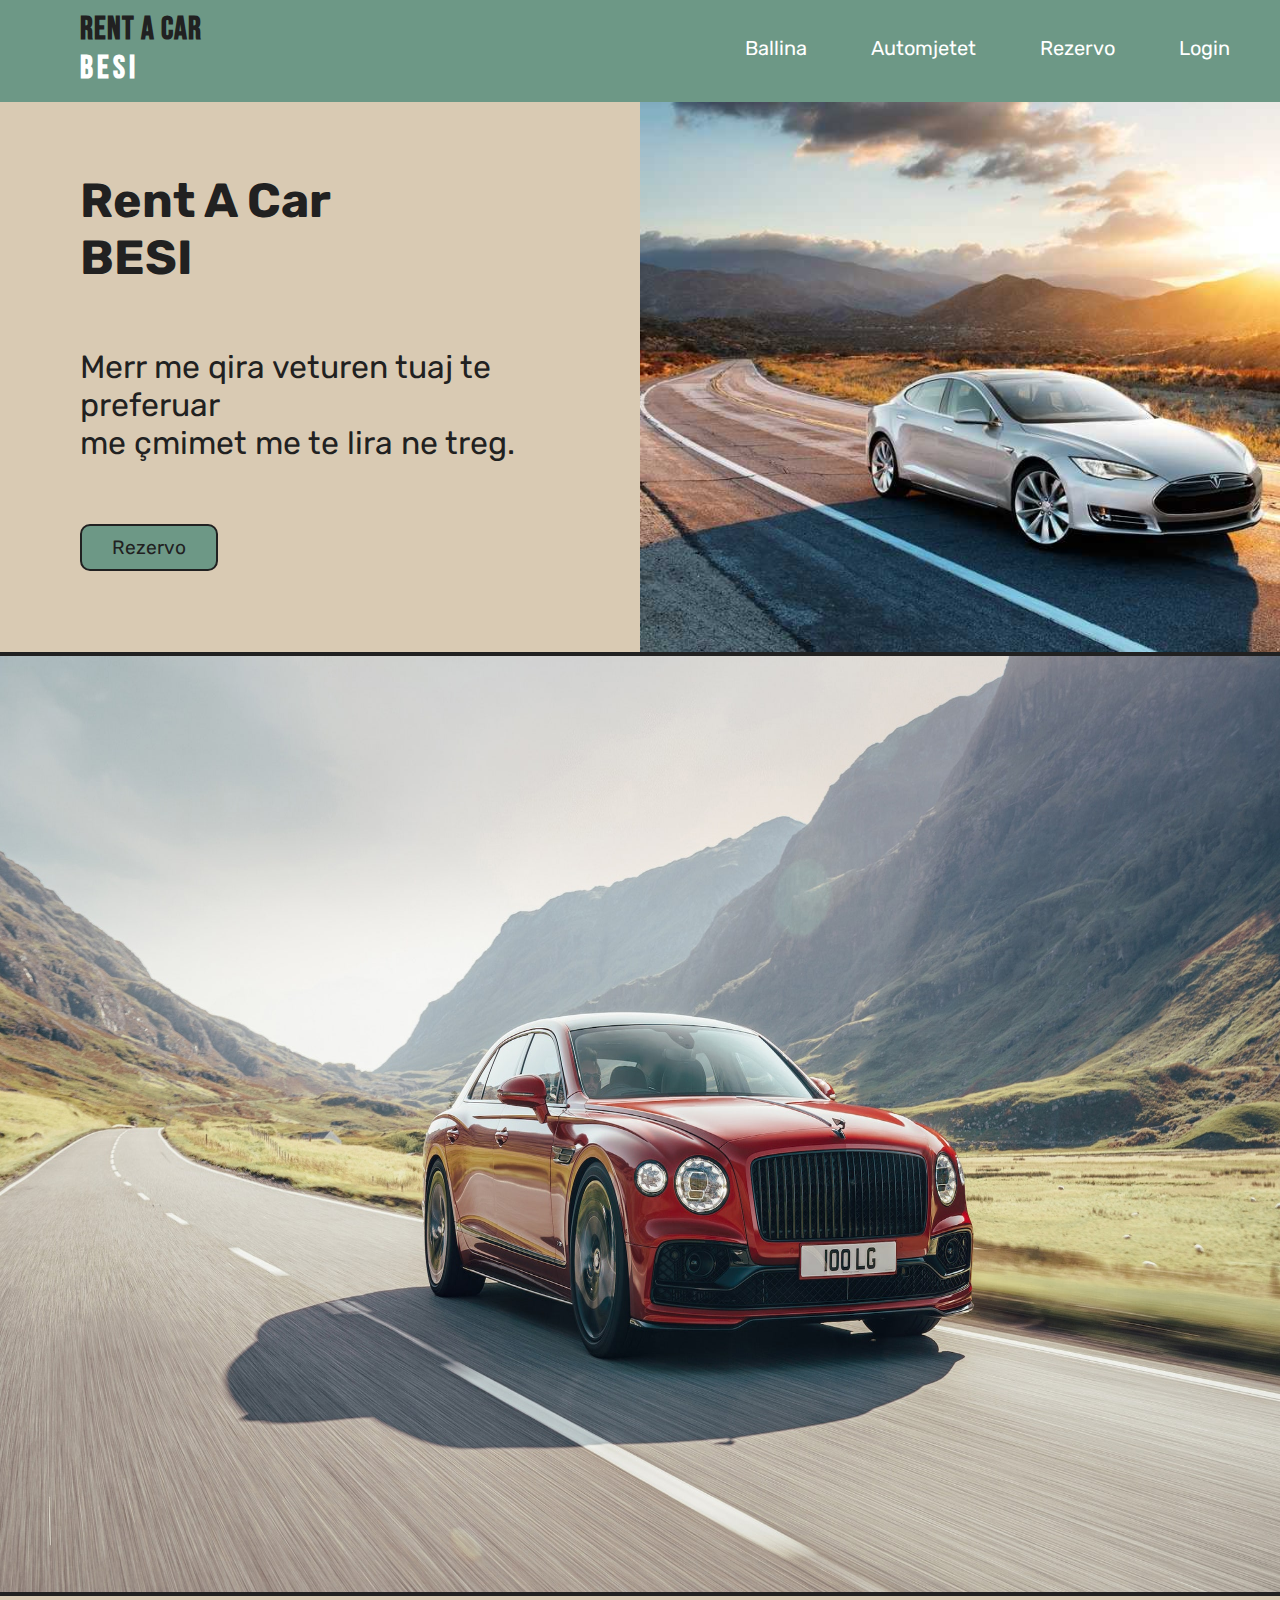
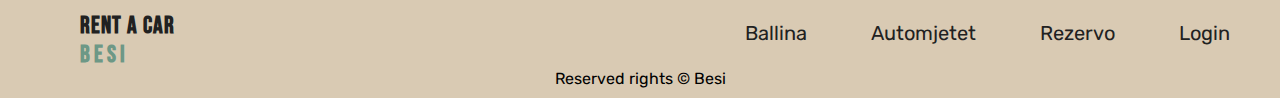
<file: index.html>
<!DOCTYPE html>
<html lang="en">
<head>

    <meta charset="UTF-8">
    <meta http-equiv="X-UA-Compatible" content="IE=edge">
    <meta name="viewport" content="width=, initial-scale=1.0">
    <link rel="stylesheet" href="css/style.css">
    <link rel="preconnect" href="https://fonts.googleapis.com">
    <link rel="preconnect" href="https://fonts.gstatic.com" crossorigin>
    <link href="https://fonts.googleapis.com/css2?family=Bebas+Neue&display=swap" rel="stylesheet">
    <link rel="preconnect" href="https://fonts.googleapis.com">
    <link rel="preconnect" href="https://fonts.gstatic.com" crossorigin>
    <link href="https://fonts.googleapis.com/css2?family=Rubik&display=swap" rel="stylesheet">

    <title>Rent A Car Besi</title>


</head>
<body>

    <!--Pjesa e Headerit (Logo dhe navigation bar)-->

    <div class="header">
        <h1 id="logo">Rent A Car <br><span>Besi</span></h1>

        <ul class="nav-bar">
            <li class="nav-item"><a href="index.html">Ballina</a></li>
            <li class="nav-item"><a href="automjetet.html">Automjetet</a></li>
            <li class="nav-item"><a href="rezervo.html">Rezervo</a></li>
            <li class="nav-item"><a href="login.html">Login</a></li>
        </ul>
    </div>

    <!--Pjesa kryesore e faqes (Text dhe foto)-->

    <div class="main">
        <div class="main-text">
            <h3 id="main-heading">Rent A Car <br>BESI</h3>
            <p id="main-p">Merr me qira veturen tuaj te preferuar <br>me çmimet me te lira ne treg.</p>
            <button id="btn" type="submit" onclick="login()">Rezervo</button>
        </div>

        <div class="main-image">
            <img src="images/photo1.jpg" id="first-image"alt="" srcset="">
        </div>
    </div>

    <hr>

    <!--Pjesa e slider(Foto te veturave)-->

    <div class="slideshow-container">
        <img name="slide" width="100%" height="936px"/>
    </div>
  
    
    <hr>
    <!--Pjesa e footer-->

    <div class="footer">

        <h3 id="footer-heading">Rent A Car <br><span>Besi</span></h3>

        <ul class="footer-navbar">
            <li class="footer-navitem"><a href="index.html">Ballina</a></li>
            <li class="footer-navitem"><a href="automjetet.html">Automjetet</a></li>
            <li class="footer-navitem"><a href="rezervo.html">Rezervo</a></li>
            <li class="footer-navitem"><a href="login.html">Login</a></li>
        </ul>

        <p id="footer-p">Reserved rights &copy; Besi</p>

    </div>

    <script src="app.js"></script>
</body>
</html>
</file>
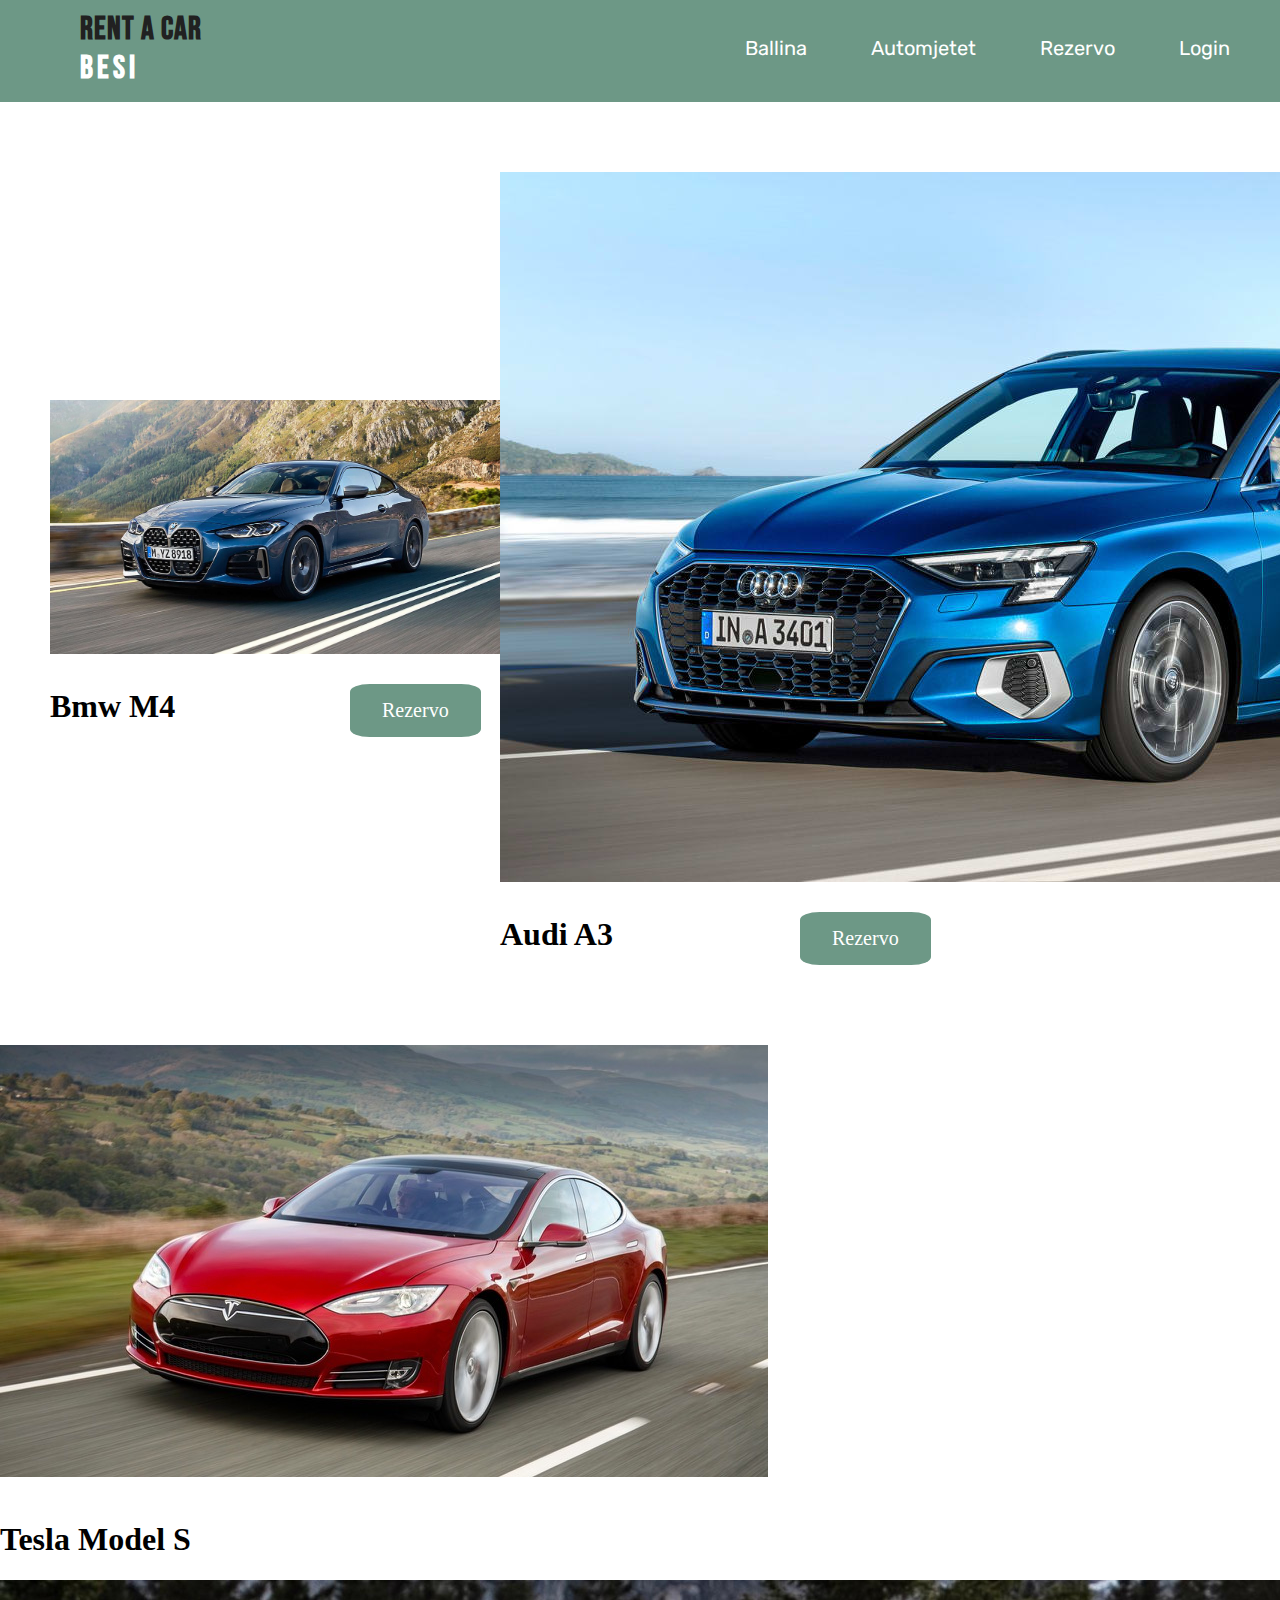
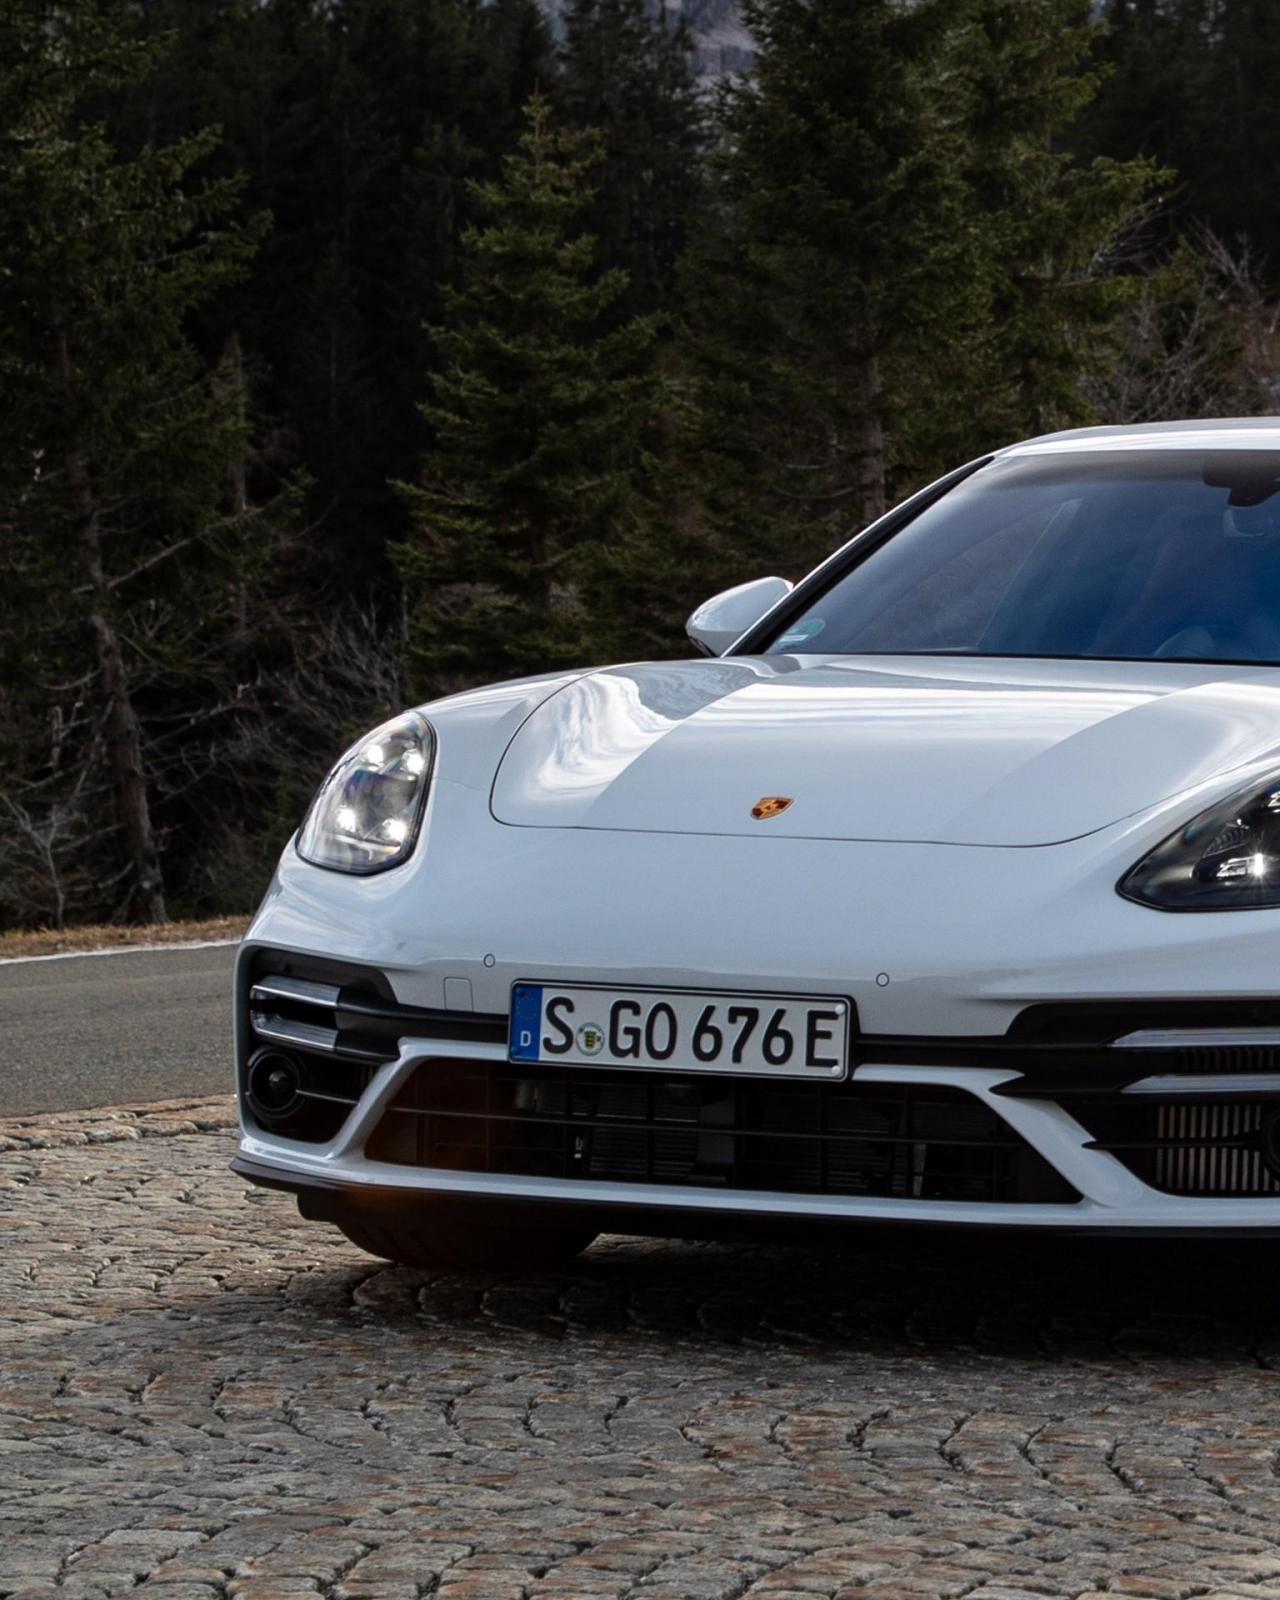
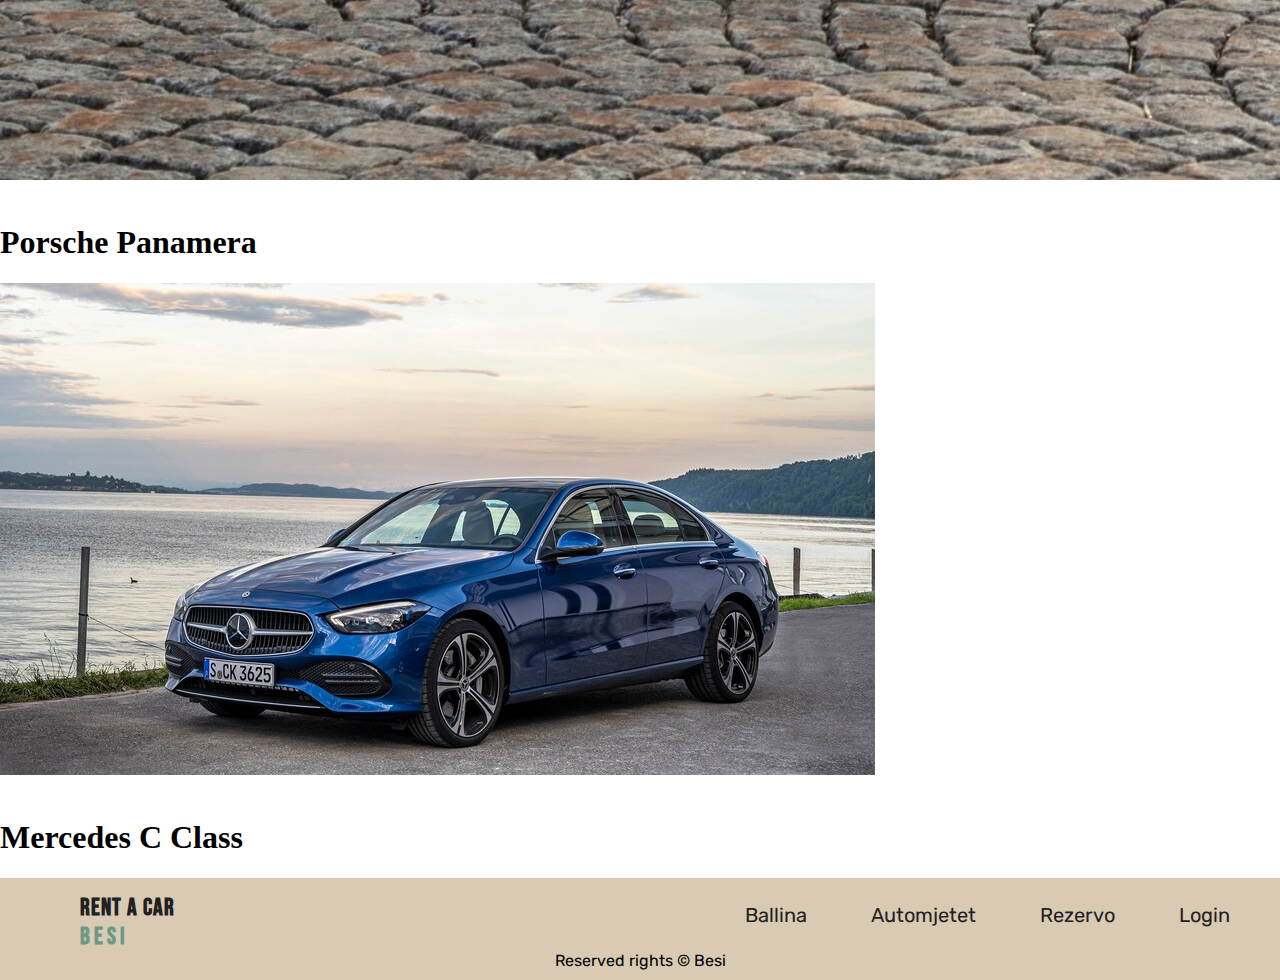
<file: automjetet.html>
<html>

<head>
    <meta charset="UTF-8">
    <meta http-equiv="X-UA-Compatible" content="IE=edge">
    <meta name="viewport" content="width=, initial-scale=1.0">
    <link rel="stylesheet" href="css/style.css">
    <link rel="preconnect" href="https://fonts.googleapis.com">
    <link rel="preconnect" href="https://fonts.gstatic.com" crossorigin>
    <link href="https://fonts.googleapis.com/css2?family=Bebas+Neue&display=swap" rel="stylesheet">
    <link rel="preconnect" href="https://fonts.googleapis.com">
    <link rel="preconnect" href="https://fonts.gstatic.com" crossorigin>
    <link href="https://fonts.googleapis.com/css2?family=Rubik&display=swap" rel="stylesheet">

    <title>Automjetet</title>
</head>

<body>
    <div class="header">
        <h1 id="logo">Rent A Car <br><span>Besi</span></h1>

        <ul class="nav-bar">
            <li class="nav-item"><a href="index.html">Ballina</a></li>
            <li class="nav-item"><a href="automjetet.html">Automjetet</a></li>
            <li class="nav-item"><a href="rezervo.html">Rezervo</a></li>
            <li class="nav-item"><a href="login.html">Login</a></li>
        </ul>
    </div>

    <!--Fotot-->


    <div class="Fotot">

        <div class="foto2">
        <img src="images/photo2.jpg" class="foto2">
        <div class="button"><a href="rezervo.html">Rezervo</a></div>
        <h1 id="fonts">Bmw M4</h3>
        </div>
    
        <div class="foto3">
        <img src="images/photo3.jpg" class="foto3">
        <div class="button"><a href="rezervo.html">Rezervo</a></div>
        <h1 id="fonts">Audi A3</h3>
        </div>
    
        <div class="foto4">
        <img src="images/photo4.jpg" class="foto4">
        <div class="button"><a href="rezervo.html">Rezervo</a></div>
        <h1 id="fonts">Golf 8</h3>
        </div>

    </div>

    <div class="Fotot2">

        <div class="foto5">
        <img src="images/photo5.jpg" class="foto5">
        <div class="button"><a href="rezervo.html">Rezervo</a></div>
        <h1 id="fonts2">Tesla Model S</h3>
        </div>
        
        <div class="foto6">
        <img src="images/photo6.jpg" class="foto6">
        <div class="button"><a href="rezervo.html">Rezervo</a></div>
        <h1 id="fonts2">Porsche Panamera</h3>
        </div>
        
        <div class="foto7">
        <img src="images/photo7.jpg" class="foto7">
        <div class="button"><a href="rezervo.html">Rezervo</a></div>
        <h1 id="fonts2">Mercedes C Class</h3>
        </div>

    </div>
    

    <!--Footer-->

    <div class="footer">

        <h3 id="footer-heading">Rent A Car <br><span>Besi</span></h3>

        <ul class="footer-navbar">
            <li class="footer-navitem"><a href="index.html">Ballina</a></li>
            <li class="footer-navitem"><a href="automjetet.html">Automjetet</a></li>
            <li class="footer-navitem"><a href="rezervo.html">Rezervo</a></li>
            <li class="footer-navitem"><a href="login.html">Login</a></li>
        </ul>

        <p id="footer-p">Reserved rights &copy; Besi</p>

    </div>
 


</body>


</html>
</file>
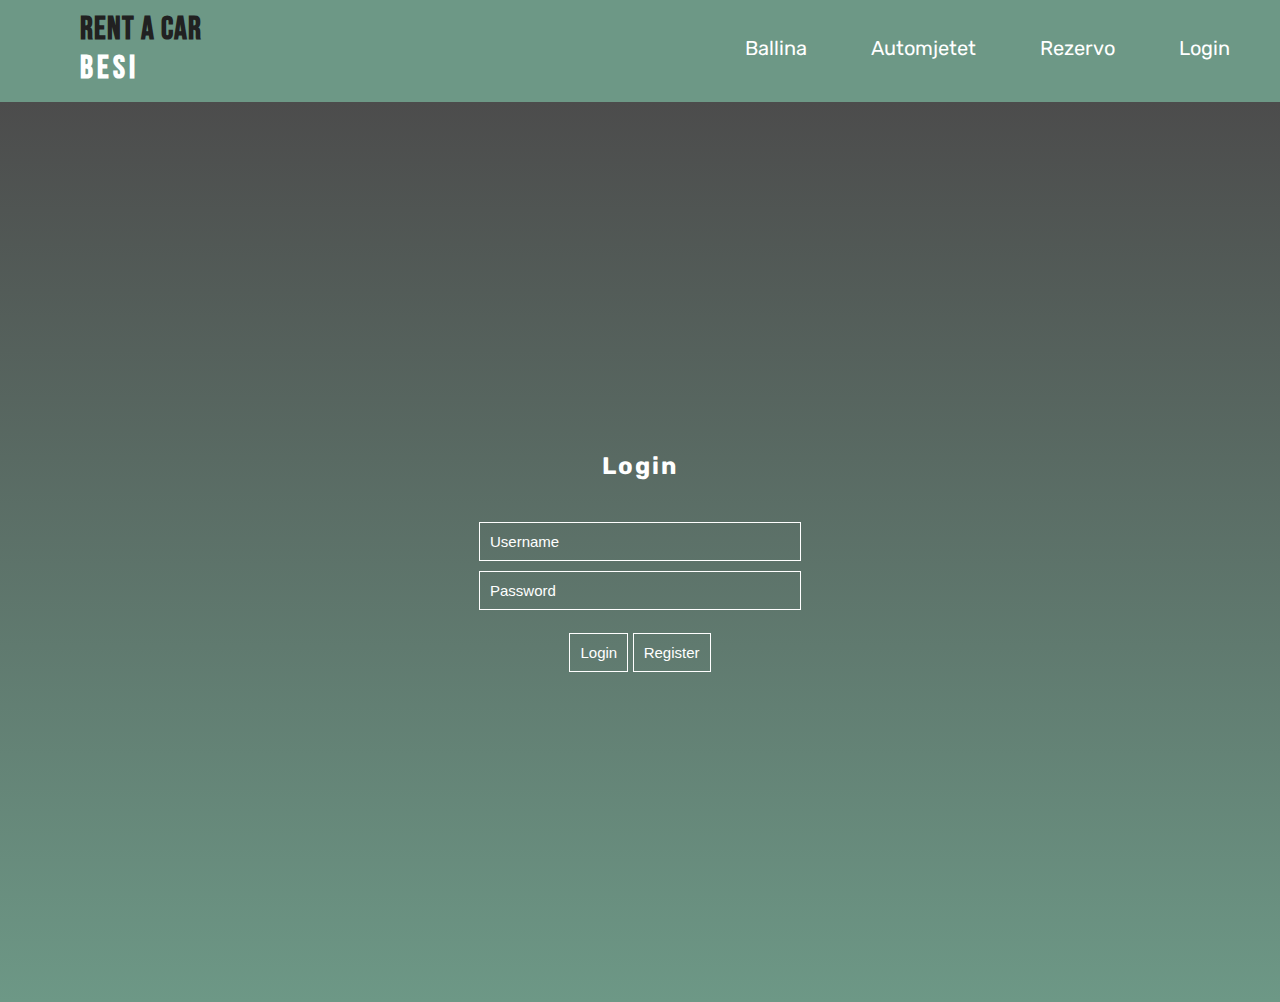
<file: login.html>
<!DOCTYPE html>
<html lang="en">
<head>
    <meta charset="UTF-8">
    <meta http-equiv="X-UA-Compatible" content="IE=edge">
    <meta name="viewport" content="width=device-width, initial-scale=1.0">

    <meta charset="UTF-8">
    <meta http-equiv="X-UA-Compatible" content="IE=edge">
    <meta name="viewport" content="width=, initial-scale=1.0">
    <link rel="stylesheet" href="css/style.css">
    <link rel="preconnect" href="https://fonts.googleapis.com">
    <link rel="preconnect" href="https://fonts.gstatic.com" crossorigin>
    <link href="https://fonts.googleapis.com/css2?family=Bebas+Neue&display=swap" rel="stylesheet">
    <link rel="preconnect" href="https://fonts.googleapis.com">
    <link rel="preconnect" href="https://fonts.gstatic.com" crossorigin>
    <link href="https://fonts.googleapis.com/css2?family=Rubik&display=swap" rel="stylesheet">

    <title>Login</title>
</head>
<body>
    <!--Pjesa e Headerit (Logo dhe navigation bar)-->

    <div class="header">
        <h1 id="logo">Rent A Car <br><span>Besi</span></h1>

        <ul class="nav-bar">
            <li class="nav-item"><a href="index.html">Ballina</a></li>
            <li class="nav-item"><a href="automjetet.html">Automjetet</a></li>
            <li class="nav-item"><a href="rezervo.html">Rezervo</a></li>
            <li class="nav-item"><a href="login.html">Login</a></li>
        </ul>
    </div>

    <!--Pjesa Login forma-->

    <div class="container">

        <form class="login-form" id="loginF" action="index.html" method="post" name="myform" onsubmit=" return validation()"> 

            <h2 id="form_heading">Login</h2>
            </br>
            <input type="text" id="username" name="username" placeholder="Username" autofocus>

            <p class="warning warning_hide" id="username_warning">Username can't be empty</p>
            </br>
            <input type="password" id="password" name="password" placeholder="Password">

            <p class="warning warning_hide" id="password_warning">Invalid password</p></br>
            <br>
            <input type="submit" value="Login" id="login_button" >
            
            <input type="button" value="Register" id="register_button">


        </form>   
        <form class="register-form form_hide" id="registerF" action="index.html" method="post" name="registerForm" onsubmit="return rValidation()"> 

            <h2 id="form_heading">Register</h2>
            </br>
            <input type="text" id="username" name="username" placeholder="Username" autofocus>

            <p class="warning warning_hide" id="username_warning">Username can't be empty</p>
            </br>
            <input type="password" id="password" name="password" placeholder="Password">
            
            <p class="warning warning_hide" id="password_warning">Password needs to be at least 6 characters long</p></br>
            
            <input type="email" id="email" name="email" placeholder="Email">
            <br>
            <input type="submit" value="Register" id="register_button">

        </form>   


    </div>
    <script src="login.js"></script>

</body>
</html>
</file>
<file: css/style.css>
body{
    margin: 0;
    padding: 0;

}

/* Header and navigation bar style */

.header{
    margin: 0;
    height: 102px;
    background-color: #6D9886;
}
#logo{
    margin: 0;
    padding:10px 80px;
    display: inline-block;
    font-family: 'Bebas Neue', cursive;
    letter-spacing: 1px;
    color: #212121;
}
span{
    color: white;
    letter-spacing: 4px;

}
.nav-bar{
    float: right;
    display: inline;
    padding: 20px;
    color: white;
    font-family: 'Rubik', sans-serif;
}
.nav-item{
    padding: 30px;
    display: inline;
    cursor: pointer;
}
.header a{
    text-decoration:none;
    color: white;
}
.header a:hover{
    color: #212121;
    text-decoration: underline;
}


/* Main content style */

.main{
    background-color: #D9CAB3;
    height: 550px;
    margin: 0%;
}
.main-text{
    width: 50%;
    display: inline-block;
    height: 550px;
    color: #212121;
}
#main-heading{
    margin: 0;
    padding: 70px 0px 0px 80px;
    font-family: 'Rubik', sans-serif;
    font-size: 3rem;
}
#main-p{
    padding: 30px 80px;
    font-family: 'Rubik', sans-serif;
    font-size: 2rem;
}
#btn{
    padding: 10px 30px;
    margin-left: 80px;
    border-radius: 10px;
    font-size: 1.2rem;
    font-family: 'Rubik', sans-serif;
    background-color: #6D9886;
    border:2px solid #212121;
    color: #212121;
    cursor: pointer;
}
.main-image{
    width: 50%;
    height: 550px;
    float: right;
    margin: 0;
    padding: 0;
    
}
#first-image{
    width: 759px;
    height: 550px;
    margin-bottom: 0%;
}

hr{ 
    margin: 0%;
    padding: 0;
    border-style: none;
    border-top: 4px solid #212121;
}

/* Slideshow container */

.slideshow-container{
    width: 100%;
    margin: 0;
    height: 936px;
    background-color: #212121;
}    

/* Footer part */

.footer{
    margin: 0;
    height: 102px;
    background-color: #D9CAB3;
}
#footer-heading{
    margin: 0;
    padding:15px 0px 0px 80px;
    display: inline-block;
    font-family: 'Bebas Neue', cursive;
    letter-spacing: 1px;
    color: #212121;
    font-size: 1.5rem;
}
.footer span{
    color: #6D9886;
}
.footer-navbar{
    margin:5px 0px 0px 0px;
    float: right;
    display: inline;
    padding: 20px;
    color: #212121;
    font-family: 'Rubik', sans-serif;
}
.footer-navitem{
    padding: 30px;
    display: inline;
    cursor: pointer;
}
.footer a{
    color: #212121;
    text-decoration: none;
}
.footer a:hover{
    color: #6D9886;
    text-decoration: underline;
}
#footer-p{
    margin: 0%;
    text-align: center;
    font-family: 'Rubik', sans-serif;
}

/* Automjetet */


.Fotot{
    position:relative;
    display: flex;
    align-items: center;
    justify-content: space-between;
    margin:50px;
    top:20px;
    
}
.Fotot .button{
    position:relative;
    z-index: 100;
    top:30px;
    left:300px;
    background-color: #6d9886; 
    color: white;
    padding: 15px 32px;
    display: inline-block;
    font-size: 16px;
    border-radius: 15%;
}
a{
    text-decoration: none;
    color: white;
    font-size: 20px;
}
.foto2{
    width:450px;
    height:auto;
   height:auto;
}
#fonts{
    position: relative;
    bottom:40px;
}


/* Rezervo */
.rezervo{
    width:100%;
    height:100vh;
    background-image: linear-gradient(rgba(0,0,0,0.7), #6d9886);
    background-position: center;
    background-size: cover;
    display:flex;
    align-items: center;
    justify-content: center;
    font-family: 'poppins',sans-serif;
}
form{
    width:90%;
    max-width: 600px;
}
.input-group{
    margin-bottom:30px;
    position: relative;
}
input, textarea{
    width:100%;
    padding:10px;
    outline: 0;
    border: 1px solid #fff;
    color: #fff;
    background:transparent;
    font-size: 15px;
}
label{
    height:100%;
    position:absolute;
    left:0;
    top:0;
    padding:10px;
    color:#fff;
    cursor:text;
    transition: 0.2s;
}
#reserve-button {
    padding:10px;
    color:#fff;
    outline:none;
    background:transparent;
    border:1px solid white;
    cursor:pointer;
}
input:focus~label,
input:valid~label,
textarea:focus~label,
textarea:valid~label{
    top: -35px;
    font-size: 14px;

}

/*Faqja login*/
.container{
    width:100%;
    height:100vh;
    background-image: linear-gradient(rgba(0,0,0,0.7), #6d9886);
    background-position: center;
    background-size: cover;
    display:flex;
    align-items: center;
    justify-content: center;
    font-family: 'poppins',sans-serif;
    text-align: center;
}
.form_hide{
    display: none;
}
#form_heading{
    color: white;
    font-family: 'Rubik', sans-serif;
    letter-spacing: 2px;
}
.warning{
    margin: 5px;
    color:#8B0000;
}
.warning_hide{
    display: none;
}
::placeholder{
    color: white;
}
#username{
    width: 50%;
    margin: 5px;
}
#password{
    width: 50%;
    margin: 5px;
}
#email{
    width: 50%;
    margin: 5px;
}
#login_button{
    width: auto;
}
#register_button{
    width: auto;
    display: inline-block;
}




/* Responsive design */

@media screen and (max-width:890px){

    .header{
        text-align: center;
        height: 110px;
    }

    #logo{
        text-align: center;
        padding-bottom: 5px;
    }
    .nav-bar{
        margin: 0;
        padding-bottom: 0px;
        text-align: center;
        align-items: center;
    }
    .nav-item{
        padding: 5px 15px;
    }
    #logo>br{
        display: none;
    }
    /* .Fotot{
        display: flex;
        flex-wrap: wrap;
    }
       */
}


@media screen and (max-width:1024px){
    .main-text{
        width: 100%;
    }
    .main-image{
        display: none;
    }
    .footer{
        text-align: center;
    }
    #footer-heading{
        text-align: center;
        padding:5px 0px;
    }
    #footer-heading>br{
        display: none;
    }
    .footer-navbar{
        display: none;
    }
    .slideshow-container{
        height: auto;
    }
    .slideshow-container>img{
        width: 100%;
        height: auto;
    }.Fotot{
        display: flex;
        flex-wrap: wrap;
    }
    .Fotot2{
        display: flex;
        flex-wrap: wrap;
    }
    
}
</file>
